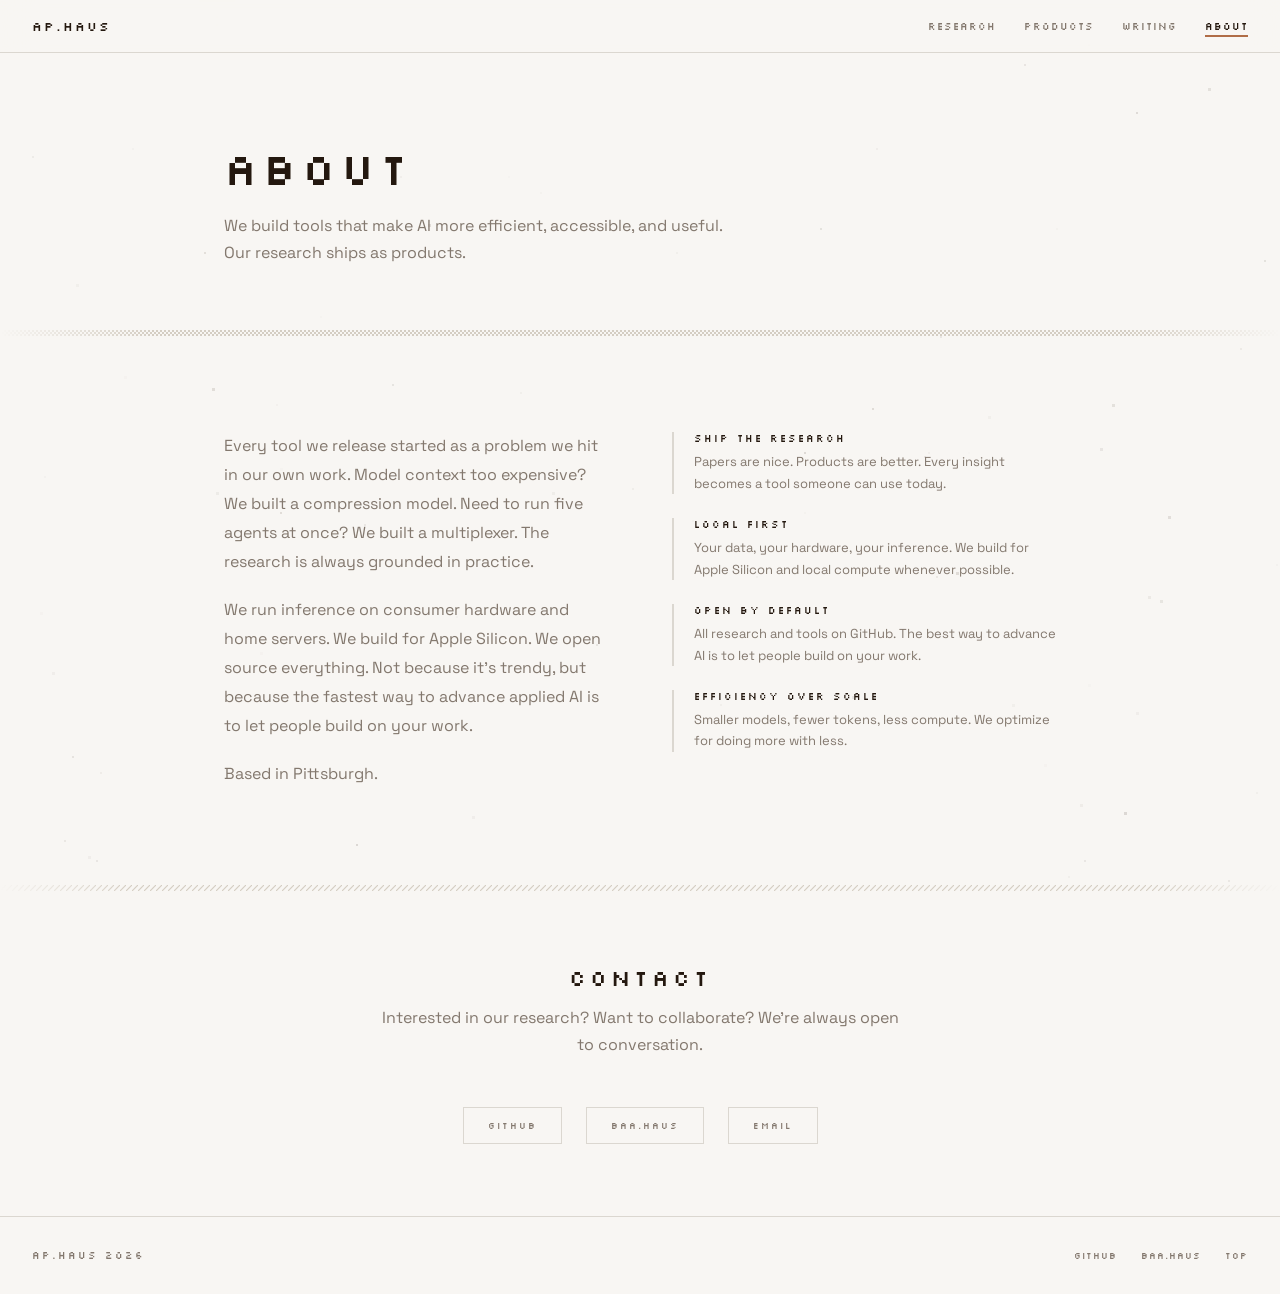
<file: about/index.html>
<!doctype html>
<html lang="en">
<head>
  <meta charset="utf-8">
  <meta name="viewport" content="width=device-width, initial-scale=1">
  <title>About -- AP.HAUS</title>
  <meta name="description" content="We build tools that make AI more efficient, accessible, and useful. Based in Pittsburgh. Open source by default.">
  <meta property="og:title" content="About -- AP.HAUS">
  <meta property="og:description" content="AI research company based in Pittsburgh. Open source by default.">
  <meta property="og:image" content="https://ap.haus/og.png">
  <link rel="icon" href="data:image/svg+xml,<svg xmlns='http://www.w3.org/2000/svg' viewBox='0 0 32 32'><rect x='4' y='24' width='4' height='4' fill='%233d3530'/><rect x='8' y='20' width='4' height='4' fill='%233d3530'/><rect x='12' y='16' width='4' height='4' fill='%233d3530'/><rect x='12' y='12' width='4' height='4' fill='%233d3530'/><rect x='16' y='8' width='4' height='4' fill='%233d3530' opacity='.6'/><rect x='24' y='24' width='4' height='4' fill='%233d3530'/><rect x='20' y='20' width='4' height='4' fill='%233d3530'/><rect x='16' y='16' width='4' height='4' fill='%233d3530'/><rect x='16' y='12' width='4' height='4' fill='%233d3530'/><rect x='8' y='20' width='16' height='4' fill='%233d3530' opacity='.15'/></svg>">
  <link rel="preconnect" href="https://fonts.googleapis.com">
  <link rel="preconnect" href="https://fonts.gstatic.com" crossorigin>
  <link href="https://fonts.googleapis.com/css2?family=Silkscreen:wght@400;700&family=Space+Grotesk:wght@300;400;500;600&display=swap" rel="stylesheet">
  <link rel="stylesheet" href="/style.css">
</head>
<body>

  <canvas id="field"></canvas>
  <div class="cursor-dot" id="cursor"></div>

  <nav class="nav">
    <a href="/" class="nav-brand">AP.HAUS</a>
    <button class="nav-toggle" aria-label="Toggle menu">
      <svg viewBox="0 0 24 24"><line x1="4" y1="7" x2="20" y2="7"/><line x1="4" y1="12" x2="20" y2="12"/><line x1="4" y1="17" x2="20" y2="17"/></svg>
    </button>
    <div class="nav-links">
      <a href="/research/">RESEARCH</a>
      <a href="/products/">PRODUCTS</a>
      <a href="/posts/">WRITING</a>
      <a href="/about/" class="active">ABOUT</a>
    </div>
  </nav>

  <section class="page-header">
    <div class="container">
      <div class="reveal">
        <p class="section-label">ABOUT</p>
        <p class="section-sub">We build tools that make AI more efficient, accessible, and useful. Our research ships as products.</p>
      </div>
    </div>
  </section>

  <div class="dither dither-check"></div>

  <section class="about">
    <div class="container">
      <div class="about-content">
        <div class="about-text reveal">
          <p>Every tool we release started as a problem we hit in our own work. Model context too expensive? We built a compression model. Need to run five agents at once? We built a multiplexer. The research is always grounded in practice.</p>
          <p>We run inference on consumer hardware and home servers. We build for Apple Silicon. We open source everything. Not because it's trendy, but because the fastest way to advance applied AI is to let people build on your work.</p>
          <p>Based in Pittsburgh.</p>
        </div>

        <div class="about-principles reveal-stagger">
          <div class="principle reveal" style="--s:0">
            <h4>SHIP THE RESEARCH</h4>
            <p>Papers are nice. Products are better. Every insight becomes a tool someone can use today.</p>
          </div>
          <div class="principle reveal" style="--s:1">
            <h4>LOCAL FIRST</h4>
            <p>Your data, your hardware, your inference. We build for Apple Silicon and local compute whenever possible.</p>
          </div>
          <div class="principle reveal" style="--s:2">
            <h4>OPEN BY DEFAULT</h4>
            <p>All research and tools on GitHub. The best way to advance AI is to let people build on your work.</p>
          </div>
          <div class="principle reveal" style="--s:3">
            <h4>EFFICIENCY OVER SCALE</h4>
            <p>Smaller models, fewer tokens, less compute. We optimize for doing more with less.</p>
          </div>
        </div>
      </div>
    </div>
  </section>

  <div class="dither dither-diag"></div>

  <section class="contact">
    <div class="container">
      <div class="reveal">
        <p class="section-label">CONTACT</p>
        <p class="section-sub">Interested in our research? Want to collaborate? We're always open to conversation.</p>
      </div>
      <div class="contact-links reveal">
        <a href="https://github.com/Divagation" class="contact-link" target="_blank" rel="noopener">GITHUB</a>
        <a href="https://baa.haus" class="contact-link" target="_blank" rel="noopener">BAA.HAUS</a>
        <a href="mailto:hello@ap.haus" class="contact-link">EMAIL</a>
      </div>
    </div>
  </section>

  <footer class="footer">
    <span class="footer-brand">AP.HAUS 2026</span>
    <div class="footer-links">
      <a href="https://github.com/Divagation" target="_blank" rel="noopener">GITHUB</a>
      <a href="https://baa.haus" target="_blank" rel="noopener">BAA.HAUS</a>
      <a href="#">TOP</a>
    </div>
  </footer>

  <script src="/main.js"></script>
</body>
</html>
</file>
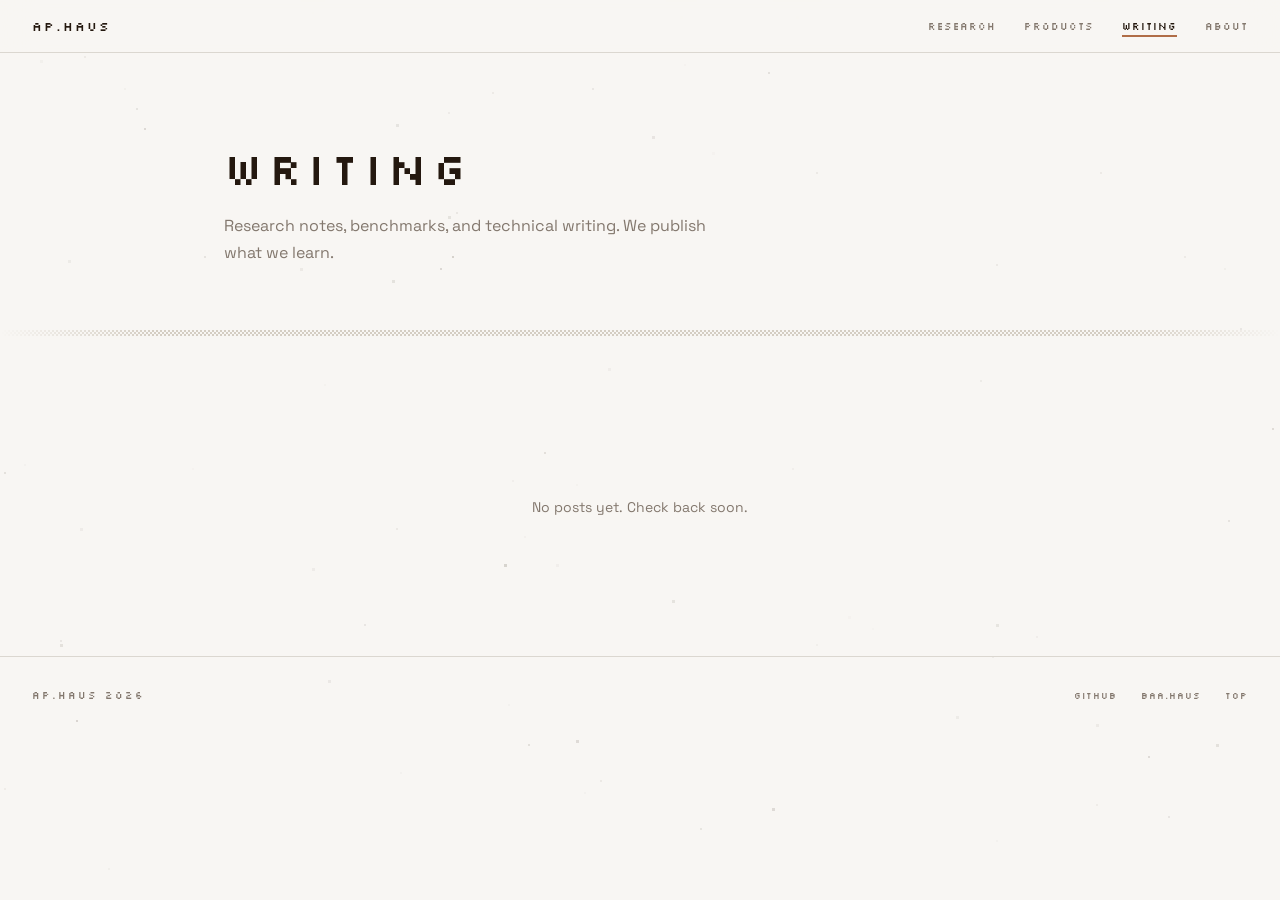
<file: posts/index.html>
<!doctype html>
<html lang="en">
<head>
  <meta charset="utf-8">
  <meta name="viewport" content="width=device-width, initial-scale=1">
  <title>Writing -- AP.HAUS</title>
  <meta name="description" content="Research notes, benchmarks, and technical writing from AP.HAUS.">
  <meta property="og:title" content="Writing -- AP.HAUS">
  <meta property="og:description" content="Research notes, benchmarks, and technical writing.">
  <meta property="og:image" content="https://ap.haus/og.png">
  <link rel="icon" href="data:image/svg+xml,<svg xmlns='http://www.w3.org/2000/svg' viewBox='0 0 32 32'><rect x='4' y='24' width='4' height='4' fill='%233d3530'/><rect x='8' y='20' width='4' height='4' fill='%233d3530'/><rect x='12' y='16' width='4' height='4' fill='%233d3530'/><rect x='12' y='12' width='4' height='4' fill='%233d3530'/><rect x='16' y='8' width='4' height='4' fill='%233d3530' opacity='.6'/><rect x='24' y='24' width='4' height='4' fill='%233d3530'/><rect x='20' y='20' width='4' height='4' fill='%233d3530'/><rect x='16' y='16' width='4' height='4' fill='%233d3530'/><rect x='16' y='12' width='4' height='4' fill='%233d3530'/><rect x='8' y='20' width='16' height='4' fill='%233d3530' opacity='.15'/></svg>">
  <link rel="preconnect" href="https://fonts.googleapis.com">
  <link rel="preconnect" href="https://fonts.gstatic.com" crossorigin>
  <link href="https://fonts.googleapis.com/css2?family=Silkscreen:wght@400;700&family=Space+Grotesk:wght@300;400;500;600&display=swap" rel="stylesheet">
  <link rel="stylesheet" href="/style.css">
</head>
<body>

  <canvas id="field"></canvas>
  <div class="cursor-dot" id="cursor"></div>

  <nav class="nav">
    <a href="/" class="nav-brand">AP.HAUS</a>
    <button class="nav-toggle" aria-label="Toggle menu">
      <svg viewBox="0 0 24 24"><line x1="4" y1="7" x2="20" y2="7"/><line x1="4" y1="12" x2="20" y2="12"/><line x1="4" y1="17" x2="20" y2="17"/></svg>
    </button>
    <div class="nav-links">
      <a href="/research/">RESEARCH</a>
      <a href="/products/">PRODUCTS</a>
      <a href="/posts/" class="active">WRITING</a>
      <a href="/about/">ABOUT</a>
    </div>
  </nav>

  <section class="page-header">
    <div class="container">
      <div class="reveal">
        <p class="section-label">WRITING</p>
        <p class="section-sub">Research notes, benchmarks, and technical writing. We publish what we learn.</p>
      </div>
    </div>
  </section>

  <div class="dither dither-check"></div>

  <section class="research">
    <div class="container">
      <div class="posts-grid reveal-stagger" id="posts-grid"></div>
    </div>
  </section>

  <footer class="footer">
    <span class="footer-brand">AP.HAUS 2026</span>
    <div class="footer-links">
      <a href="https://github.com/Divagation" target="_blank" rel="noopener">GITHUB</a>
      <a href="https://baa.haus" target="_blank" rel="noopener">BAA.HAUS</a>
      <a href="#">TOP</a>
    </div>
  </footer>

  <script src="/main.js"></script>
</body>
</html>
</file>
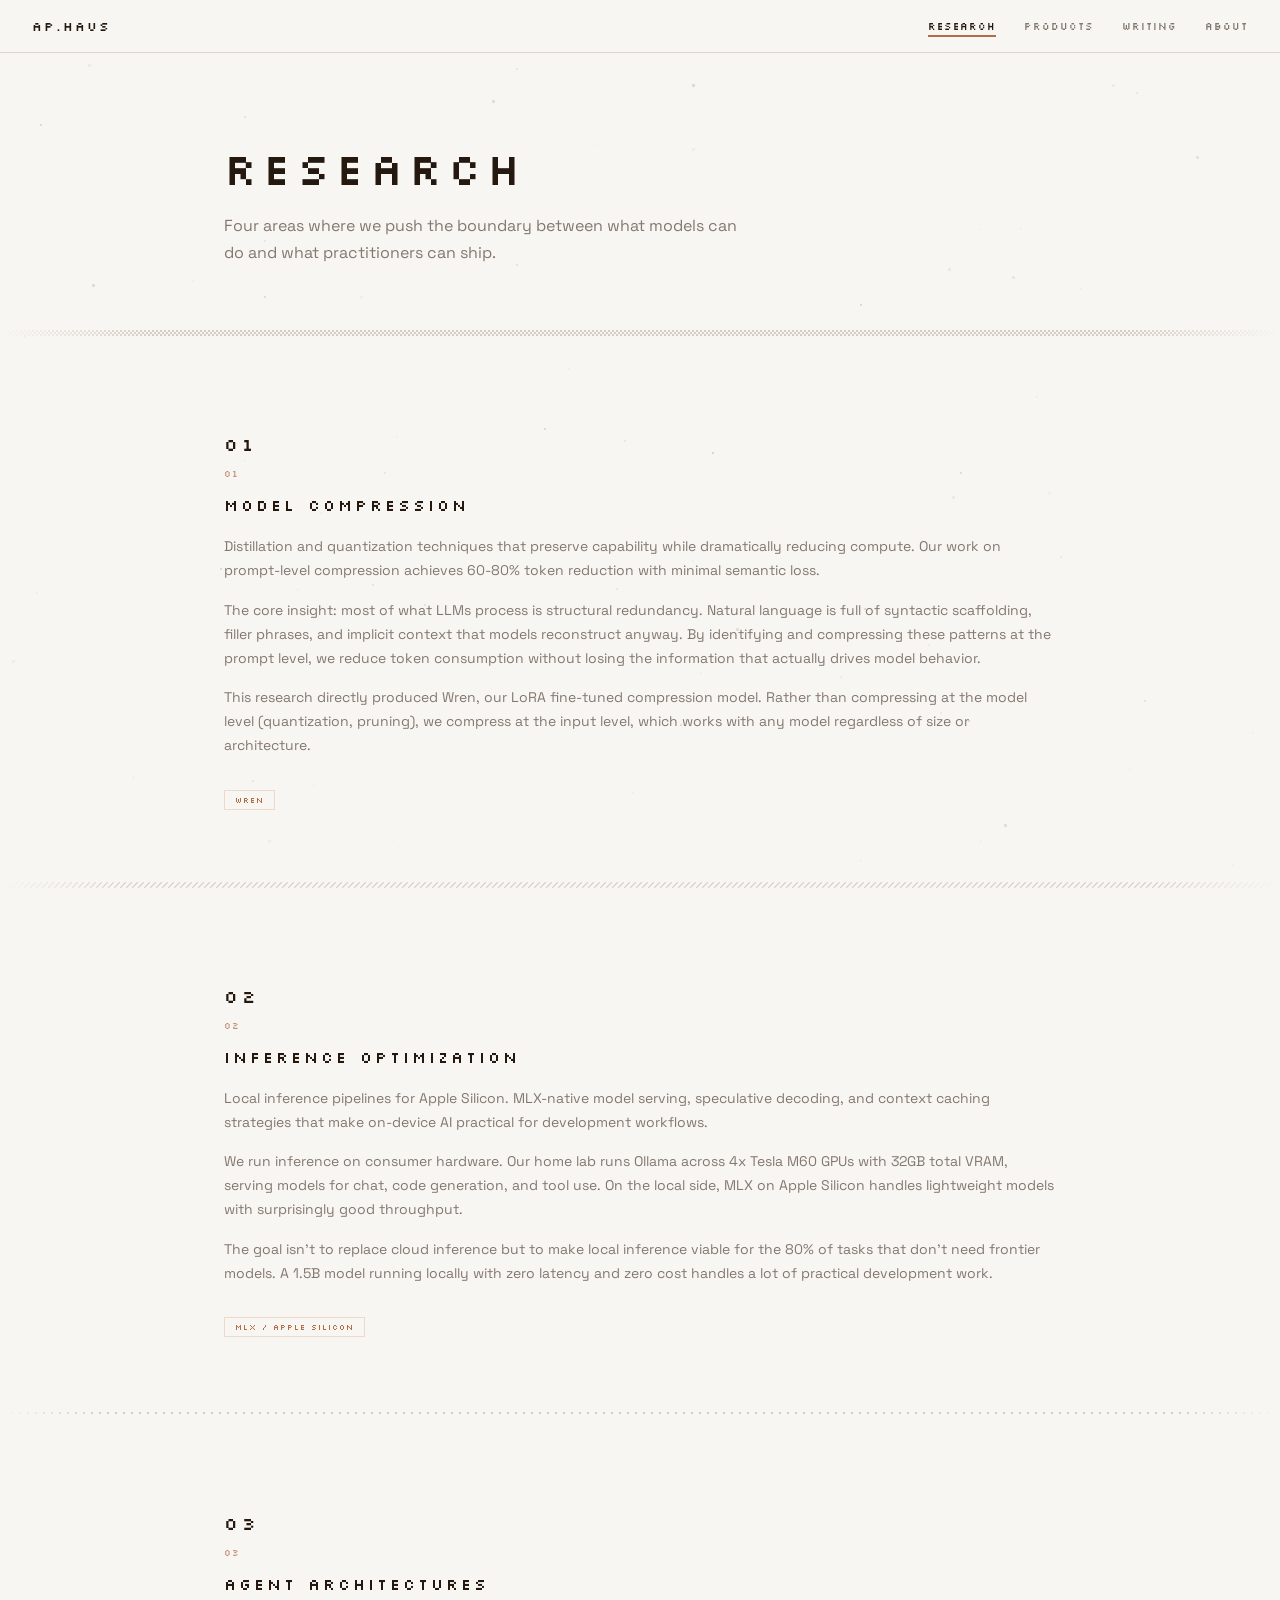
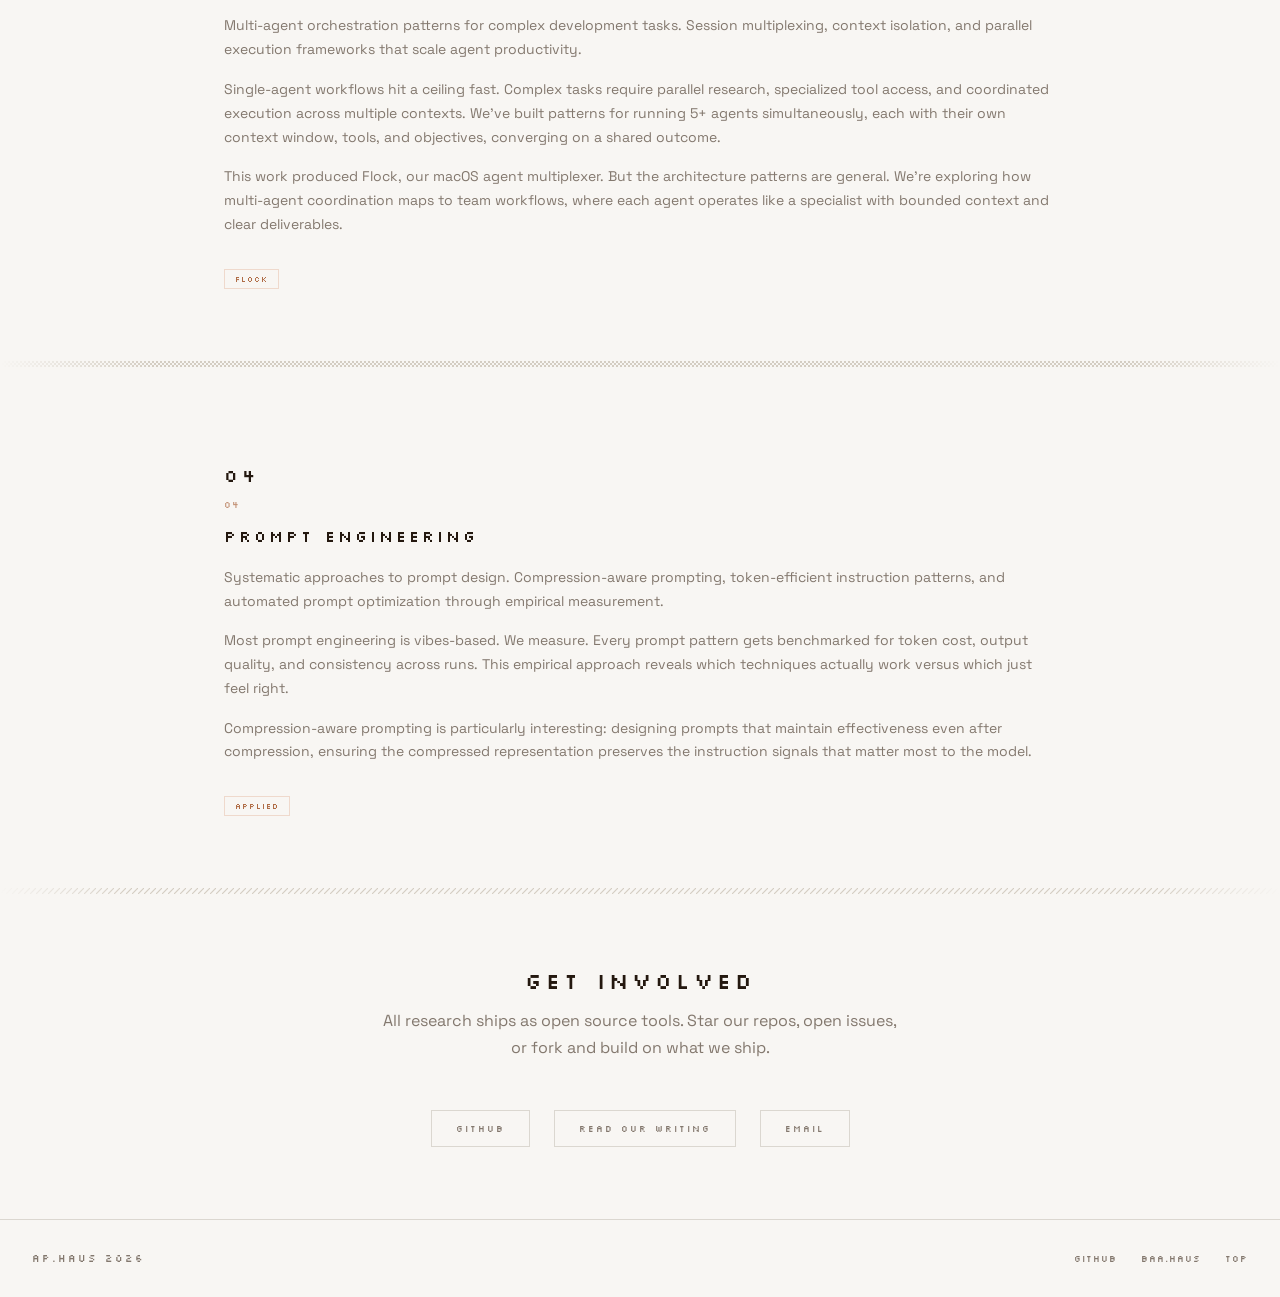
<file: research/index.html>
<!doctype html>
<html lang="en">
<head>
  <meta charset="utf-8">
  <meta name="viewport" content="width=device-width, initial-scale=1">
  <title>Research -- AP.HAUS</title>
  <meta name="description" content="Four areas where we push the boundary between what models can do and what practitioners can ship.">
  <meta property="og:title" content="Research -- AP.HAUS">
  <meta property="og:description" content="Model compression, inference optimization, agent architectures, prompt engineering.">
  <meta property="og:image" content="https://ap.haus/og.png">
  <link rel="icon" href="data:image/svg+xml,<svg xmlns='http://www.w3.org/2000/svg' viewBox='0 0 32 32'><rect x='4' y='24' width='4' height='4' fill='%233d3530'/><rect x='8' y='20' width='4' height='4' fill='%233d3530'/><rect x='12' y='16' width='4' height='4' fill='%233d3530'/><rect x='12' y='12' width='4' height='4' fill='%233d3530'/><rect x='16' y='8' width='4' height='4' fill='%233d3530' opacity='.6'/><rect x='24' y='24' width='4' height='4' fill='%233d3530'/><rect x='20' y='20' width='4' height='4' fill='%233d3530'/><rect x='16' y='16' width='4' height='4' fill='%233d3530'/><rect x='16' y='12' width='4' height='4' fill='%233d3530'/><rect x='8' y='20' width='16' height='4' fill='%233d3530' opacity='.15'/></svg>">
  <link rel="preconnect" href="https://fonts.googleapis.com">
  <link rel="preconnect" href="https://fonts.gstatic.com" crossorigin>
  <link href="https://fonts.googleapis.com/css2?family=Silkscreen:wght@400;700&family=Space+Grotesk:wght@300;400;500;600&display=swap" rel="stylesheet">
  <link rel="stylesheet" href="/style.css">
</head>
<body>

  <canvas id="field"></canvas>
  <div class="cursor-dot" id="cursor"></div>

  <nav class="nav">
    <a href="/" class="nav-brand">AP.HAUS</a>
    <button class="nav-toggle" aria-label="Toggle menu">
      <svg viewBox="0 0 24 24"><line x1="4" y1="7" x2="20" y2="7"/><line x1="4" y1="12" x2="20" y2="12"/><line x1="4" y1="17" x2="20" y2="17"/></svg>
    </button>
    <div class="nav-links">
      <a href="/research/" class="active">RESEARCH</a>
      <a href="/products/">PRODUCTS</a>
      <a href="/posts/">WRITING</a>
      <a href="/about/">ABOUT</a>
    </div>
  </nav>

  <section class="page-header">
    <div class="container">
      <div class="reveal">
        <p class="section-label">RESEARCH</p>
        <p class="section-sub">Four areas where we push the boundary between what models can do and what practitioners can ship.</p>
      </div>
    </div>
  </section>

  <div class="dither dither-check"></div>

  <!-- COMPRESSION -->
  <section class="research" id="compression">
    <div class="container">
      <div class="reveal">
        <p class="section-label" style="font-size: clamp(14px, 2vw, 18px);">01</p>
      </div>
      <div class="research-card reveal" data-idx="01" style="border: none; background: none; padding: 0;">
        <h3 style="font-size: 16px; letter-spacing: 3px; margin-bottom: 20px;">MODEL COMPRESSION</h3>
        <p style="margin-bottom: 16px;">Distillation and quantization techniques that preserve capability while dramatically reducing compute. Our work on prompt-level compression achieves 60-80% token reduction with minimal semantic loss.</p>
        <p style="margin-bottom: 16px;">The core insight: most of what LLMs process is structural redundancy. Natural language is full of syntactic scaffolding, filler phrases, and implicit context that models reconstruct anyway. By identifying and compressing these patterns at the prompt level, we reduce token consumption without losing the information that actually drives model behavior.</p>
        <p style="margin-bottom: 16px;">This research directly produced Wren, our LoRA fine-tuned compression model. Rather than compressing at the model level (quantization, pruning), we compress at the input level, which works with any model regardless of size or architecture.</p>
        <span class="tag">WREN</span>
      </div>
    </div>
  </section>

  <div class="dither dither-diag"></div>

  <!-- INFERENCE -->
  <section class="research" id="inference">
    <div class="container">
      <div class="reveal">
        <p class="section-label" style="font-size: clamp(14px, 2vw, 18px);">02</p>
      </div>
      <div class="research-card reveal" data-idx="02" style="border: none; background: none; padding: 0;">
        <h3 style="font-size: 16px; letter-spacing: 3px; margin-bottom: 20px;">INFERENCE OPTIMIZATION</h3>
        <p style="margin-bottom: 16px;">Local inference pipelines for Apple Silicon. MLX-native model serving, speculative decoding, and context caching strategies that make on-device AI practical for development workflows.</p>
        <p style="margin-bottom: 16px;">We run inference on consumer hardware. Our home lab runs Ollama across 4x Tesla M60 GPUs with 32GB total VRAM, serving models for chat, code generation, and tool use. On the local side, MLX on Apple Silicon handles lightweight models with surprisingly good throughput.</p>
        <p style="margin-bottom: 16px;">The goal isn't to replace cloud inference but to make local inference viable for the 80% of tasks that don't need frontier models. A 1.5B model running locally with zero latency and zero cost handles a lot of practical development work.</p>
        <span class="tag">MLX / APPLE SILICON</span>
      </div>
    </div>
  </section>

  <div class="dither dither-dot"></div>

  <!-- AGENTS -->
  <section class="research" id="agents">
    <div class="container">
      <div class="reveal">
        <p class="section-label" style="font-size: clamp(14px, 2vw, 18px);">03</p>
      </div>
      <div class="research-card reveal" data-idx="03" style="border: none; background: none; padding: 0;">
        <h3 style="font-size: 16px; letter-spacing: 3px; margin-bottom: 20px;">AGENT ARCHITECTURES</h3>
        <p style="margin-bottom: 16px;">Multi-agent orchestration patterns for complex development tasks. Session multiplexing, context isolation, and parallel execution frameworks that scale agent productivity.</p>
        <p style="margin-bottom: 16px;">Single-agent workflows hit a ceiling fast. Complex tasks require parallel research, specialized tool access, and coordinated execution across multiple contexts. We've built patterns for running 5+ agents simultaneously, each with their own context window, tools, and objectives, converging on a shared outcome.</p>
        <p style="margin-bottom: 16px;">This work produced Flock, our macOS agent multiplexer. But the architecture patterns are general. We're exploring how multi-agent coordination maps to team workflows, where each agent operates like a specialist with bounded context and clear deliverables.</p>
        <span class="tag">FLOCK</span>
      </div>
    </div>
  </section>

  <div class="dither dither-check"></div>

  <!-- PROMPT ENGINEERING -->
  <section class="research" id="prompting">
    <div class="container">
      <div class="reveal">
        <p class="section-label" style="font-size: clamp(14px, 2vw, 18px);">04</p>
      </div>
      <div class="research-card reveal" data-idx="04" style="border: none; background: none; padding: 0;">
        <h3 style="font-size: 16px; letter-spacing: 3px; margin-bottom: 20px;">PROMPT ENGINEERING</h3>
        <p style="margin-bottom: 16px;">Systematic approaches to prompt design. Compression-aware prompting, token-efficient instruction patterns, and automated prompt optimization through empirical measurement.</p>
        <p style="margin-bottom: 16px;">Most prompt engineering is vibes-based. We measure. Every prompt pattern gets benchmarked for token cost, output quality, and consistency across runs. This empirical approach reveals which techniques actually work versus which just feel right.</p>
        <p style="margin-bottom: 16px;">Compression-aware prompting is particularly interesting: designing prompts that maintain effectiveness even after compression, ensuring the compressed representation preserves the instruction signals that matter most to the model.</p>
        <span class="tag">APPLIED</span>
      </div>
    </div>
  </section>

  <div class="dither dither-diag"></div>

  <section class="contact">
    <div class="container">
      <div class="reveal">
        <p class="section-label">GET INVOLVED</p>
        <p class="section-sub">All research ships as open source tools. Star our repos, open issues, or fork and build on what we ship.</p>
      </div>
      <div class="contact-links reveal">
        <a href="https://github.com/Divagation" class="contact-link" target="_blank" rel="noopener">GITHUB</a>
        <a href="/posts/" class="contact-link">READ OUR WRITING</a>
        <a href="mailto:hello@ap.haus" class="contact-link">EMAIL</a>
      </div>
    </div>
  </section>

  <footer class="footer">
    <span class="footer-brand">AP.HAUS 2026</span>
    <div class="footer-links">
      <a href="https://github.com/Divagation" target="_blank" rel="noopener">GITHUB</a>
      <a href="https://baa.haus" target="_blank" rel="noopener">BAA.HAUS</a>
      <a href="#">TOP</a>
    </div>
  </footer>

  <script src="/main.js"></script>
</body>
</html>
</file>
<file: style.css>
/* ─── AP.HAUS SHARED STYLES ─── */

:root {
  --bg: oklch(0.975 0.005 80);
  --ink: oklch(0.22 0.025 55);
  --muted: oklch(0.58 0.02 65);
  --accent: oklch(0.60 0.10 50);
  --accent-soft: oklch(0.90 0.03 55);
  --border: oklch(0.88 0.01 75);
  --code-bg: oklch(0.94 0.008 75);
  --pixel: 'Silkscreen', cursive;
  --body: 'Space Grotesk', -apple-system, BlinkMacSystemFont, sans-serif;
  --mono: 'SF Mono', 'Menlo', 'Consolas', monospace;
  --ease-out-expo: cubic-bezier(0.16, 1, 0.3, 1);
  --ease-out-quart: cubic-bezier(0.25, 1, 0.5, 1);
  --ease-out-quint: cubic-bezier(0.22, 1, 0.36, 1);
}

* { margin: 0; padding: 0; box-sizing: border-box; }
html { scroll-behavior: smooth; }

body {
  font-family: var(--body);
  background: var(--bg);
  color: var(--ink);
  min-height: 100vh;
  overflow-x: hidden;
}

#field {
  position: fixed;
  inset: 0;
  pointer-events: none;
  z-index: 0;
  image-rendering: pixelated;
  image-rendering: crisp-edges;
}

a { color: inherit; text-decoration: none; }

/* ─── NAV ─── */
.nav {
  position: fixed;
  top: 0; left: 0; right: 0;
  z-index: 100;
  display: flex;
  align-items: center;
  justify-content: space-between;
  padding: 18px 32px;
  background: oklch(0.975 0.005 80 / 0.85);
  backdrop-filter: blur(16px);
  -webkit-backdrop-filter: blur(16px);
  border-bottom: 1px solid var(--border);
  transition: padding 300ms var(--ease-out-quart),
              background 300ms var(--ease-out-quart);
}

.nav.scrolled {
  padding: 12px 32px;
  background: oklch(0.975 0.005 80 / 0.95);
}

.nav-brand {
  font-family: var(--pixel);
  font-size: 13px;
  letter-spacing: 2px;
}

.nav-links { display: flex; gap: 28px; }

.nav-links a {
  font-family: var(--pixel);
  font-size: 10px;
  color: var(--muted);
  letter-spacing: 1px;
  position: relative;
  transition: color 200ms var(--ease-out-quart);
}

.nav-links a::after {
  content: '';
  position: absolute;
  bottom: -4px;
  left: 0; right: 0;
  height: 2px;
  background: var(--accent);
  transform: scaleX(0);
  transform-origin: left;
  transition: transform 250ms steps(5);
}

.nav-links a:hover { color: var(--ink); }
.nav-links a:hover::after { transform: scaleX(1); }
.nav-links a.active { color: var(--ink); }
.nav-links a.active::after { transform: scaleX(1); }

/* ─── HERO (home only) ─── */
.hero {
  min-height: 100vh;
  min-height: 100svh;
  display: flex;
  flex-direction: column;
  align-items: center;
  justify-content: center;
  text-align: center;
  padding: 80px 24px 48px;
  position: relative;
  z-index: 1;
}

.hero h1 {
  font-family: var(--pixel);
  font-size: clamp(48px, 10vw, 96px);
  font-weight: 400;
  letter-spacing: 12px;
  margin-bottom: 12px;
}

.hero h1 span {
  display: inline-block;
  opacity: 0;
  animation: letter-in 500ms var(--ease-out-expo) forwards;
  animation-delay: calc(400ms + var(--i, 0) * 110ms);
  cursor: default;
  transition: color 150ms var(--ease-out-quart);
}

@keyframes letter-in {
  from { opacity: 0; transform: translateY(10px) scale(0.85); }
  to { opacity: 1; transform: translateY(0) scale(1); }
}

.hero h1 span:hover {
  color: var(--accent);
  animation: letter-hop 350ms var(--ease-out-expo);
}

@keyframes letter-hop {
  0% { transform: translateY(0) rotate(0deg); }
  35% { transform: translateY(-8px) rotate(-5deg); }
  65% { transform: translateY(2px) rotate(2deg); }
  100% { transform: translateY(0) rotate(0deg); }
}

.tagline {
  font-family: var(--pixel);
  font-size: clamp(9px, 1.6vw, 13px);
  color: var(--muted);
  letter-spacing: 5px;
  margin-bottom: 32px;
  opacity: 0;
  animation: enter-up 700ms var(--ease-out-expo) 1000ms forwards;
}

.hero-desc {
  font-size: clamp(15px, 2vw, 18px);
  line-height: 1.75;
  color: var(--muted);
  max-width: 42ch;
  margin-bottom: 40px;
  font-weight: 400;
  opacity: 0;
  animation: enter-up 700ms var(--ease-out-expo) 1150ms forwards;
}

.actions {
  display: flex;
  gap: 12px;
  flex-wrap: wrap;
  justify-content: center;
  opacity: 0;
  animation: enter-up 700ms var(--ease-out-expo) 1300ms forwards;
}

@keyframes enter-drop {
  from { opacity: 0; transform: translateY(-24px); }
  to { opacity: 1; transform: translateY(0); }
}

@keyframes enter-up {
  from { opacity: 0; transform: translateY(16px); }
  to { opacity: 1; transform: translateY(0); }
}

.scroll-hint {
  position: absolute;
  bottom: 24px;
  left: 50%;
  transform: translateX(-50%);
  opacity: 0;
  animation: hint-enter 700ms var(--ease-out-expo) 1.8s forwards,
             hint-bob 2.5s var(--ease-out-quart) 2.6s infinite;
}

.scroll-hint svg {
  width: 18px;
  height: 18px;
  stroke: var(--muted);
  stroke-width: 1.5;
  fill: none;
}

@keyframes hint-enter {
  from { opacity: 0; transform: translateX(-50%) translateY(16px); }
  to { opacity: 0.5; transform: translateX(-50%) translateY(0); }
}

@keyframes hint-bob {
  0%, 100% { transform: translateX(-50%) translateY(0); opacity: 0.4; }
  50% { transform: translateX(-50%) translateY(6px); opacity: 0.15; }
}

/* ─── BUTTONS ─── */
.btn {
  font-family: var(--pixel);
  font-size: 9px;
  letter-spacing: 2px;
  padding: 14px 28px;
  border: 1px solid var(--border);
  background: transparent;
  color: var(--muted);
  cursor: pointer;
  transition: border-color 200ms var(--ease-out-quart),
              color 200ms var(--ease-out-quart),
              transform 200ms var(--ease-out-quart),
              background 200ms var(--ease-out-quart);
  position: relative;
  overflow: hidden;
  display: inline-block;
}

.btn::before {
  content: '';
  position: absolute;
  inset: 0;
  background-image: url("data:image/svg+xml,%3Csvg xmlns='http://www.w3.org/2000/svg' width='4' height='4'%3E%3Crect width='2' height='2' fill='%23d4cdc2'/%3E%3Crect x='2' y='2' width='2' height='2' fill='%23d4cdc2'/%3E%3C/svg%3E");
  background-size: 4px 4px;
  image-rendering: pixelated;
  opacity: 0;
  transform: translateX(-101%);
  transition: transform 300ms steps(8), opacity 150ms;
}

.btn:hover::before { transform: translateX(0); opacity: 0.3; }
.btn:hover { border-color: var(--ink); color: var(--ink); transform: translateY(-2px); }
.btn:active { transform: translateY(1px) scale(0.97); transition-duration: 80ms; }

.btn.primary {
  background: var(--ink);
  color: var(--bg);
  border-color: var(--ink);
}

.btn.primary::before {
  background-image: url("data:image/svg+xml,%3Csvg xmlns='http://www.w3.org/2000/svg' width='4' height='4'%3E%3Crect width='2' height='2' fill='%23f5f1eb'/%3E%3Crect x='2' y='2' width='2' height='2' fill='%23f5f1eb'/%3E%3C/svg%3E");
  opacity: 0;
}

.btn.primary:hover {
  background: oklch(0.28 0.025 55);
  transform: translateY(-2px);
}

.btn.primary:hover::before { opacity: 0.15; }

/* ─── SHARED LAYOUT ─── */
section { position: relative; z-index: 1; }

.container {
  max-width: 880px;
  margin: 0 auto;
  padding: 0 24px;
}

.section-label {
  font-family: var(--pixel);
  font-size: clamp(16px, 2.5vw, 22px);
  font-weight: 400;
  letter-spacing: 4px;
  margin-bottom: 12px;
}

.section-sub {
  font-size: clamp(14px, 1.8vw, 16px);
  color: var(--muted);
  line-height: 1.7;
  max-width: 52ch;
  margin-bottom: 48px;
}

/* ─── PAGE HEADER (subpages) ─── */
.page-header {
  padding: 140px 0 64px;
  position: relative;
  z-index: 1;
}

.page-header .section-label {
  font-size: clamp(28px, 5vw, 44px);
  letter-spacing: 6px;
  margin-bottom: 16px;
}

.page-header .section-sub {
  margin-bottom: 0;
}

/* ─── DITHER DIVIDERS ─── */
.dither {
  height: 6px;
  image-rendering: pixelated;
  transform: scaleX(0);
  transition: transform 600ms var(--ease-out-expo);
}

.dither.visible { transform: scaleX(1); }

.dither-check {
  background-image: url("data:image/svg+xml,%3Csvg xmlns='http://www.w3.org/2000/svg' width='4' height='4'%3E%3Crect width='2' height='2' fill='%23d4cdc2'/%3E%3Crect x='2' y='2' width='2' height='2' fill='%23d4cdc2'/%3E%3C/svg%3E");
  background-size: 4px 4px;
  mask-image: linear-gradient(to right, transparent, black 12%, black 88%, transparent);
  -webkit-mask-image: linear-gradient(to right, transparent, black 12%, black 88%, transparent);
}

.dither-diag {
  background-image: url("data:image/svg+xml,%3Csvg xmlns='http://www.w3.org/2000/svg' width='6' height='6'%3E%3Cpath d='M0 6L6 0' stroke='%23d4cdc2' stroke-width='1.2'/%3E%3C/svg%3E");
  background-size: 6px 6px;
  mask-image: linear-gradient(to right, transparent, black 10%, black 90%, transparent);
  -webkit-mask-image: linear-gradient(to right, transparent, black 10%, black 90%, transparent);
}

.dither-dot {
  background-image: url("data:image/svg+xml,%3Csvg xmlns='http://www.w3.org/2000/svg' width='8' height='8'%3E%3Crect x='3' y='3' width='2' height='2' fill='%23d4cdc2'/%3E%3C/svg%3E");
  background-size: 8px 8px;
  mask-image: linear-gradient(to right, transparent, black 8%, black 92%, transparent);
  -webkit-mask-image: linear-gradient(to right, transparent, black 8%, black 92%, transparent);
}

/* ─── REVEAL ANIMATION ─── */
.reveal {
  opacity: 0;
  transform: translateY(20px);
  transition: opacity 600ms var(--ease-out-expo),
              transform 600ms var(--ease-out-expo);
}

.reveal.visible {
  opacity: 1;
  transform: translateY(0);
}

.reveal-stagger > .reveal {
  transition-delay: calc(var(--s, 0) * 120ms);
}

/* ─── RESEARCH CARDS ─── */
.research { padding: 96px 0 72px; }

.research-grid {
  display: grid;
  grid-template-columns: repeat(2, 1fr);
  gap: 2px;
}

.research-card {
  padding: 32px 28px;
  background: oklch(0.975 0.005 80 / 0.6);
  border: 1px solid var(--border);
  position: relative;
  transition: border-color 300ms var(--ease-out-quart);
  overflow: hidden;
}

.research-card::after {
  content: '';
  position: absolute;
  left: 0; right: 0;
  height: 2px;
  background: linear-gradient(to right, transparent, var(--accent), transparent);
  opacity: 0;
  top: 0;
  transform: translateY(-1px);
  transition: opacity 0ms;
}

.research-card:hover { border-color: var(--accent); }

.research-card:hover::after {
  opacity: 0.5;
  animation: scanline 600ms steps(20) forwards;
}

@keyframes scanline {
  from { transform: translateY(0); }
  to { transform: translateY(calc(100% + 200px)); opacity: 0; }
}

.research-card::before {
  content: attr(data-idx);
  font-family: var(--pixel);
  font-size: 9px;
  color: var(--accent);
  letter-spacing: 1px;
  display: block;
  margin-bottom: 16px;
  opacity: 0.7;
}

.research-card h3 {
  font-family: var(--pixel);
  font-size: 12px;
  letter-spacing: 2px;
  margin-bottom: 14px;
  font-weight: 400;
}

.research-card p {
  font-size: 14px;
  line-height: 1.7;
  color: var(--muted);
}

.research-card .tag {
  display: inline-block;
  font-family: var(--pixel);
  font-size: 8px;
  letter-spacing: 1px;
  color: var(--accent);
  border: 1px solid var(--accent-soft);
  padding: 4px 10px;
  margin-top: 16px;
  transition: border-color 200ms var(--ease-out-quart),
              color 200ms var(--ease-out-quart);
}

.research-card:hover .tag {
  border-color: var(--accent);
  color: var(--ink);
}

/* clickable research cards on subpages */
a.research-card { display: block; }

/* ─── PRODUCT CARDS ─── */
.products { padding: 72px 0 96px; }

.products-grid {
  display: grid;
  grid-template-columns: repeat(3, 1fr);
  gap: 2px;
}

.product-card {
  padding: 36px 28px;
  border: 1px solid var(--border);
  background: oklch(0.975 0.005 80 / 0.6);
  display: flex;
  flex-direction: column;
  transition: border-color 300ms var(--ease-out-quart),
              transform 300ms var(--ease-out-quart);
  overflow: hidden;
  position: relative;
}

.product-card::after {
  content: '';
  position: absolute;
  top: 0; bottom: 0;
  width: 2px;
  background: linear-gradient(to bottom, transparent, var(--accent), transparent);
  opacity: 0;
  left: 0;
}

.product-card:hover {
  border-color: var(--accent);
  transform: translateY(-2px);
}

.product-card:hover::after {
  opacity: 0.5;
  animation: vscanline 500ms steps(16) forwards;
}

@keyframes vscanline {
  from { transform: translateX(0); }
  to { transform: translateX(calc(100% + 300px)); opacity: 0; }
}

.product-icon {
  width: 64px;
  height: 64px;
  margin-bottom: 24px;
  border-radius: 8px;
  transition: transform 300ms var(--ease-out-quart);
}

.product-card:hover .product-icon {
  animation: icon-wobble 600ms var(--ease-out-quart);
}

@keyframes icon-wobble {
  0% { transform: rotate(0deg); }
  20% { transform: rotate(-6deg) scale(1.05); }
  40% { transform: rotate(4deg); }
  60% { transform: rotate(-2deg); }
  80% { transform: rotate(1deg); }
  100% { transform: rotate(0deg); }
}

.product-card h3 {
  font-family: var(--pixel);
  font-size: 14px;
  letter-spacing: 2px;
  margin-bottom: 8px;
  font-weight: 400;
}

.product-card .product-type {
  font-family: var(--pixel);
  font-size: 8px;
  letter-spacing: 1px;
  color: var(--accent);
  margin-bottom: 18px;
}

.product-card p {
  font-size: 14px;
  line-height: 1.7;
  color: var(--muted);
  flex: 1;
}

.product-card .product-link {
  font-family: var(--pixel);
  font-size: 9px;
  letter-spacing: 1px;
  color: var(--muted);
  margin-top: 24px;
  display: inline-flex;
  align-items: center;
  gap: 6px;
  transition: color 200ms var(--ease-out-quart);
}

.product-card .product-link:hover { color: var(--ink); }

.product-card .product-link svg {
  width: 12px;
  height: 12px;
  stroke: currentColor;
  stroke-width: 1.5;
  fill: none;
  transition: transform 200ms var(--ease-out-quart);
}

.product-card .product-link:hover svg { transform: translateX(3px); }

.product-meta {
  display: flex;
  align-items: center;
  justify-content: space-between;
  margin-top: 24px;
}

.product-meta .product-link { margin-top: 0; }

.star-count {
  font-family: var(--pixel);
  font-size: 9px;
  letter-spacing: 1px;
  color: var(--muted);
  opacity: 0;
  transition: opacity 300ms var(--ease-out-quart);
}

.star-count.loaded { opacity: 1; }

.product-cta {
  display: flex;
  align-items: center;
  justify-content: center;
  border-style: dashed;
}

.product-cta:hover { transform: none; }

.cta-inner { text-align: center; }

.cta-inner h3 {
  font-family: var(--pixel);
  font-size: 12px;
  letter-spacing: 2px;
  margin-bottom: 14px;
  font-weight: 400;
}

.cta-inner p {
  font-size: 13px;
  line-height: 1.7;
  color: var(--muted);
  margin-bottom: 24px;
}

.cta-inner .btn {
  font-size: 8px;
  padding: 12px 20px;
}

/* ─── ABOUT ─── */
.about { padding: 96px 0; }

.about-content {
  display: grid;
  grid-template-columns: 1fr 1fr;
  gap: 64px;
  align-items: start;
}

.about-text p {
  font-size: 16px;
  line-height: 1.8;
  color: var(--muted);
  margin-bottom: 20px;
}

.about-text p:last-child { margin-bottom: 0; }

.about-principles {
  display: flex;
  flex-direction: column;
  gap: 24px;
}

.principle {
  padding-left: 20px;
  border-left: 2px solid var(--border);
  transition: border-color 300ms var(--ease-out-quart),
              transform 300ms var(--ease-out-quart);
}

.principle:hover {
  border-left-color: var(--accent);
  transform: translateX(4px);
}

.principle h4 {
  font-family: var(--pixel);
  font-size: 10px;
  letter-spacing: 2px;
  margin-bottom: 6px;
  font-weight: 400;
}

.principle p {
  font-size: 13px;
  line-height: 1.65;
  color: var(--muted);
}

/* ─── CONTACT ─── */
.contact {
  padding: 72px 0;
  text-align: center;
}

.contact .section-sub {
  margin-left: auto;
  margin-right: auto;
}

.contact-links {
  display: flex;
  gap: 24px;
  justify-content: center;
  flex-wrap: wrap;
}

.contact-link {
  font-family: var(--pixel);
  font-size: 9px;
  letter-spacing: 2px;
  color: var(--muted);
  padding: 12px 24px;
  border: 1px solid var(--border);
  transition: border-color 200ms var(--ease-out-quart),
              color 200ms var(--ease-out-quart),
              transform 200ms var(--ease-out-quart);
}

.contact-link:hover {
  border-color: var(--ink);
  color: var(--ink);
  transform: translateY(-2px);
}

/* ─── FOOTER ─── */
.footer {
  position: relative;
  z-index: 1;
  padding: 32px;
  display: flex;
  justify-content: space-between;
  align-items: center;
  border-top: 1px solid var(--border);
}

.footer-brand {
  font-family: var(--pixel);
  font-size: 10px;
  letter-spacing: 2px;
  color: var(--muted);
}

.footer-links { display: flex; gap: 24px; }

.footer-links a {
  font-family: var(--pixel);
  font-size: 9px;
  letter-spacing: 1px;
  color: var(--muted);
  transition: color 200ms var(--ease-out-quart);
}

.footer-links a:hover { color: var(--ink); }

/* ─── PIXEL CURSOR ─── */
.cursor-dot {
  position: fixed;
  width: 4px;
  height: 4px;
  background: var(--accent);
  pointer-events: none;
  z-index: 999;
  opacity: 0;
  transition: opacity 300ms;
  image-rendering: pixelated;
}

body:hover .cursor-dot { opacity: 0.6; }

/* ─── POSTS / WRITING ─── */
.posts-grid {
  display: grid;
  grid-template-columns: 1fr;
  gap: 2px;
}

.post-card {
  display: block;
  padding: 32px 28px;
  background: oklch(0.975 0.005 80 / 0.6);
  border: 1px solid var(--border);
  position: relative;
  transition: border-color 300ms var(--ease-out-quart),
              transform 300ms var(--ease-out-quart);
  overflow: hidden;
}

.post-card:hover {
  border-color: var(--accent);
  transform: translateY(-2px);
}

.post-card::after {
  content: '';
  position: absolute;
  left: 0; right: 0;
  height: 2px;
  background: linear-gradient(to right, transparent, var(--accent), transparent);
  opacity: 0;
  top: 0;
}

.post-card:hover::after {
  opacity: 0.5;
  animation: scanline 600ms steps(20) forwards;
}

.post-card-date {
  font-family: var(--pixel);
  font-size: 9px;
  color: var(--accent);
  letter-spacing: 1px;
  margin-bottom: 12px;
  opacity: 0.7;
}

.post-card-title {
  font-family: var(--pixel);
  font-size: 14px;
  letter-spacing: 2px;
  font-weight: 400;
  margin-bottom: 12px;
}

.post-card-desc {
  font-size: 14px;
  line-height: 1.7;
  color: var(--muted);
  margin-bottom: 16px;
}

.post-card-tags {
  display: flex;
  gap: 8px;
  flex-wrap: wrap;
}

.post-card-tags .tag {
  font-family: var(--pixel);
  font-size: 8px;
  letter-spacing: 1px;
  color: var(--accent);
  border: 1px solid var(--accent-soft);
  padding: 4px 10px;
  transition: border-color 200ms var(--ease-out-quart);
}

.post-card:hover .tag {
  border-color: var(--accent);
}

.posts-empty {
  text-align: center;
  padding: 64px 24px;
  color: var(--muted);
  font-size: 14px;
  line-height: 1.7;
}

/* ─── POST ARTICLE ─── */
.post-article {
  padding: 140px 0 96px;
  position: relative;
  z-index: 1;
}

.post-article .container {
  max-width: 720px;
}

.post-meta {
  font-family: var(--pixel);
  font-size: 9px;
  color: var(--accent);
  letter-spacing: 1px;
  margin-bottom: 16px;
  opacity: 0.7;
}

.post-title {
  font-family: var(--pixel);
  font-size: clamp(20px, 4vw, 32px);
  font-weight: 400;
  letter-spacing: 3px;
  margin-bottom: 12px;
}

.post-subtitle {
  font-size: 16px;
  color: var(--muted);
  line-height: 1.7;
  margin-bottom: 48px;
  padding-bottom: 48px;
  border-bottom: 1px solid var(--border);
}

.post-body h2 {
  font-family: var(--pixel);
  font-size: 14px;
  letter-spacing: 2px;
  font-weight: 400;
  margin: 48px 0 16px;
}

.post-body h3 {
  font-family: var(--pixel);
  font-size: 11px;
  letter-spacing: 1px;
  font-weight: 400;
  margin: 32px 0 12px;
}

.post-body p {
  font-size: 15px;
  line-height: 1.85;
  color: var(--muted);
  margin-bottom: 20px;
}

.post-body ul, .post-body ol {
  font-size: 15px;
  line-height: 1.85;
  color: var(--muted);
  margin-bottom: 20px;
  padding-left: 24px;
}

.post-body li { margin-bottom: 8px; }

.post-body code {
  font-family: var(--mono);
  font-size: 13px;
  background: var(--code-bg);
  padding: 2px 6px;
  border-radius: 2px;
}

.post-body pre {
  background: var(--code-bg);
  border: 1px solid var(--border);
  padding: 20px 24px;
  margin-bottom: 24px;
  overflow-x: auto;
  font-family: var(--mono);
  font-size: 13px;
  line-height: 1.65;
  color: var(--ink);
}

.post-body pre code {
  background: none;
  padding: 0;
}

.post-body blockquote {
  border-left: 2px solid var(--accent);
  padding-left: 20px;
  margin: 24px 0;
  color: var(--muted);
  font-style: italic;
}

.post-body img {
  max-width: 100%;
  height: auto;
  margin: 24px 0;
  border: 1px solid var(--border);
}

.post-body table {
  width: 100%;
  border-collapse: collapse;
  margin: 24px 0;
  font-size: 14px;
}

.post-body th {
  font-family: var(--pixel);
  font-size: 9px;
  letter-spacing: 1px;
  text-align: left;
  padding: 12px 16px;
  border-bottom: 2px solid var(--border);
  color: var(--ink);
}

.post-body td {
  padding: 10px 16px;
  border-bottom: 1px solid var(--border);
  color: var(--muted);
}

.post-nav {
  margin-top: 64px;
  padding-top: 32px;
  border-top: 1px solid var(--border);
}

/* ─── HOME TEASER SECTIONS ─── */
.teaser {
  padding: 72px 0;
  position: relative;
  z-index: 1;
}

.teaser-header {
  display: flex;
  align-items: baseline;
  justify-content: space-between;
  margin-bottom: 32px;
}

.teaser-header .section-label { margin-bottom: 0; }

.teaser-link {
  font-family: var(--pixel);
  font-size: 9px;
  letter-spacing: 1px;
  color: var(--muted);
  display: inline-flex;
  align-items: center;
  gap: 6px;
  transition: color 200ms var(--ease-out-quart);
}

.teaser-link:hover { color: var(--ink); }

.teaser-link svg {
  width: 12px;
  height: 12px;
  stroke: currentColor;
  stroke-width: 1.5;
  fill: none;
  transition: transform 200ms var(--ease-out-quart);
}

.teaser-link:hover svg { transform: translateX(3px); }

/* ─── PRODUCT DETAIL (full page) ─── */
.product-detail {
  padding: 48px 0 96px;
  position: relative;
  z-index: 1;
}

.product-detail-card {
  border: 1px solid var(--border);
  background: oklch(0.975 0.005 80 / 0.6);
  padding: 48px;
  margin-bottom: 48px;
}

.product-detail-header {
  display: flex;
  align-items: flex-start;
  gap: 24px;
  margin-bottom: 24px;
}

.product-detail-header .product-icon {
  width: 80px;
  height: 80px;
  margin-bottom: 0;
}

.product-detail-header h2 {
  font-family: var(--pixel);
  font-size: 20px;
  letter-spacing: 3px;
  font-weight: 400;
}

.product-detail-header .product-type {
  font-family: var(--pixel);
  font-size: 9px;
  letter-spacing: 1px;
  color: var(--accent);
  margin-top: 4px;
  display: block;
}

.product-detail-body p {
  font-size: 15px;
  line-height: 1.8;
  color: var(--muted);
  margin-bottom: 16px;
}

.product-detail-body h3 {
  font-family: var(--pixel);
  font-size: 11px;
  letter-spacing: 2px;
  font-weight: 400;
  margin: 32px 0 16px;
}

.product-detail-body ul {
  list-style: none;
  padding: 0;
}

.product-detail-body li {
  font-size: 14px;
  line-height: 1.7;
  color: var(--muted);
  padding: 6px 0 6px 16px;
  border-left: 2px solid var(--border);
  margin-bottom: 4px;
  transition: border-color 200ms var(--ease-out-quart);
}

.product-detail-body li:hover {
  border-left-color: var(--accent);
}

.product-detail-body pre {
  background: var(--code-bg);
  border: 1px solid var(--border);
  padding: 16px 20px;
  margin: 16px 0 24px;
  font-family: var(--mono);
  font-size: 13px;
  line-height: 1.65;
  overflow-x: auto;
}

.product-detail-links {
  display: flex;
  gap: 12px;
  margin-top: 32px;
}

/* ─── MOBILE NAV ─── */
.nav-toggle {
  display: none;
  background: none;
  border: none;
  cursor: pointer;
  padding: 4px;
}

.nav-toggle svg {
  width: 20px;
  height: 20px;
  stroke: var(--ink);
  stroke-width: 1.5;
  fill: none;
}

/* ─── RESPONSIVE ─── */
@media (max-width: 768px) {
  .nav { padding: 14px 20px; }
  .nav-links { gap: 16px; }
  .nav-links a { font-size: 9px; }

  .hero { padding: 100px 20px 48px; }
  .hero h1 { letter-spacing: 6px; }

  .research-grid { grid-template-columns: 1fr; }
  .products-grid { grid-template-columns: 1fr; }

  .about-content {
    grid-template-columns: 1fr;
    gap: 40px;
  }

  .product-detail-card { padding: 28px; }
  .product-detail-header { flex-direction: column; }

  .footer {
    flex-direction: column;
    gap: 16px;
    text-align: center;
  }
}

@media (max-width: 480px) {
  .nav-toggle { display: block; }

  .nav-links {
    position: absolute;
    top: 100%;
    left: 0;
    right: 0;
    flex-direction: column;
    background: oklch(0.975 0.005 80 / 0.95);
    backdrop-filter: blur(16px);
    -webkit-backdrop-filter: blur(16px);
    border-bottom: 1px solid var(--border);
    padding: 20px 32px;
    gap: 16px;
    transform: translateY(-8px);
    opacity: 0;
    pointer-events: none;
    transition: transform 300ms var(--ease-out-expo),
                opacity 300ms var(--ease-out-expo);
  }

  .nav-links.open {
    display: flex;
    transform: translateY(0);
    opacity: 1;
    pointer-events: auto;
  }

  .hero h1 { letter-spacing: 4px; }
  .tagline { letter-spacing: 3px; }
  .actions { flex-direction: column; align-items: center; }
  .contact-links { flex-direction: column; align-items: center; }
  .teaser-header { flex-direction: column; gap: 8px; }
}

/* ─── REDUCED MOTION ─── */
@media (prefers-reduced-motion: reduce) {
  *, *::before, *::after {
    animation-duration: 0.01ms !important;
    animation-iteration-count: 1 !important;
    transition-duration: 0.01ms !important;
    scroll-behavior: auto !important;
  }
  .reveal { opacity: 1; transform: none; }
  .dither { transform: scaleX(1); }
  #field { display: none; }
}
</file>
